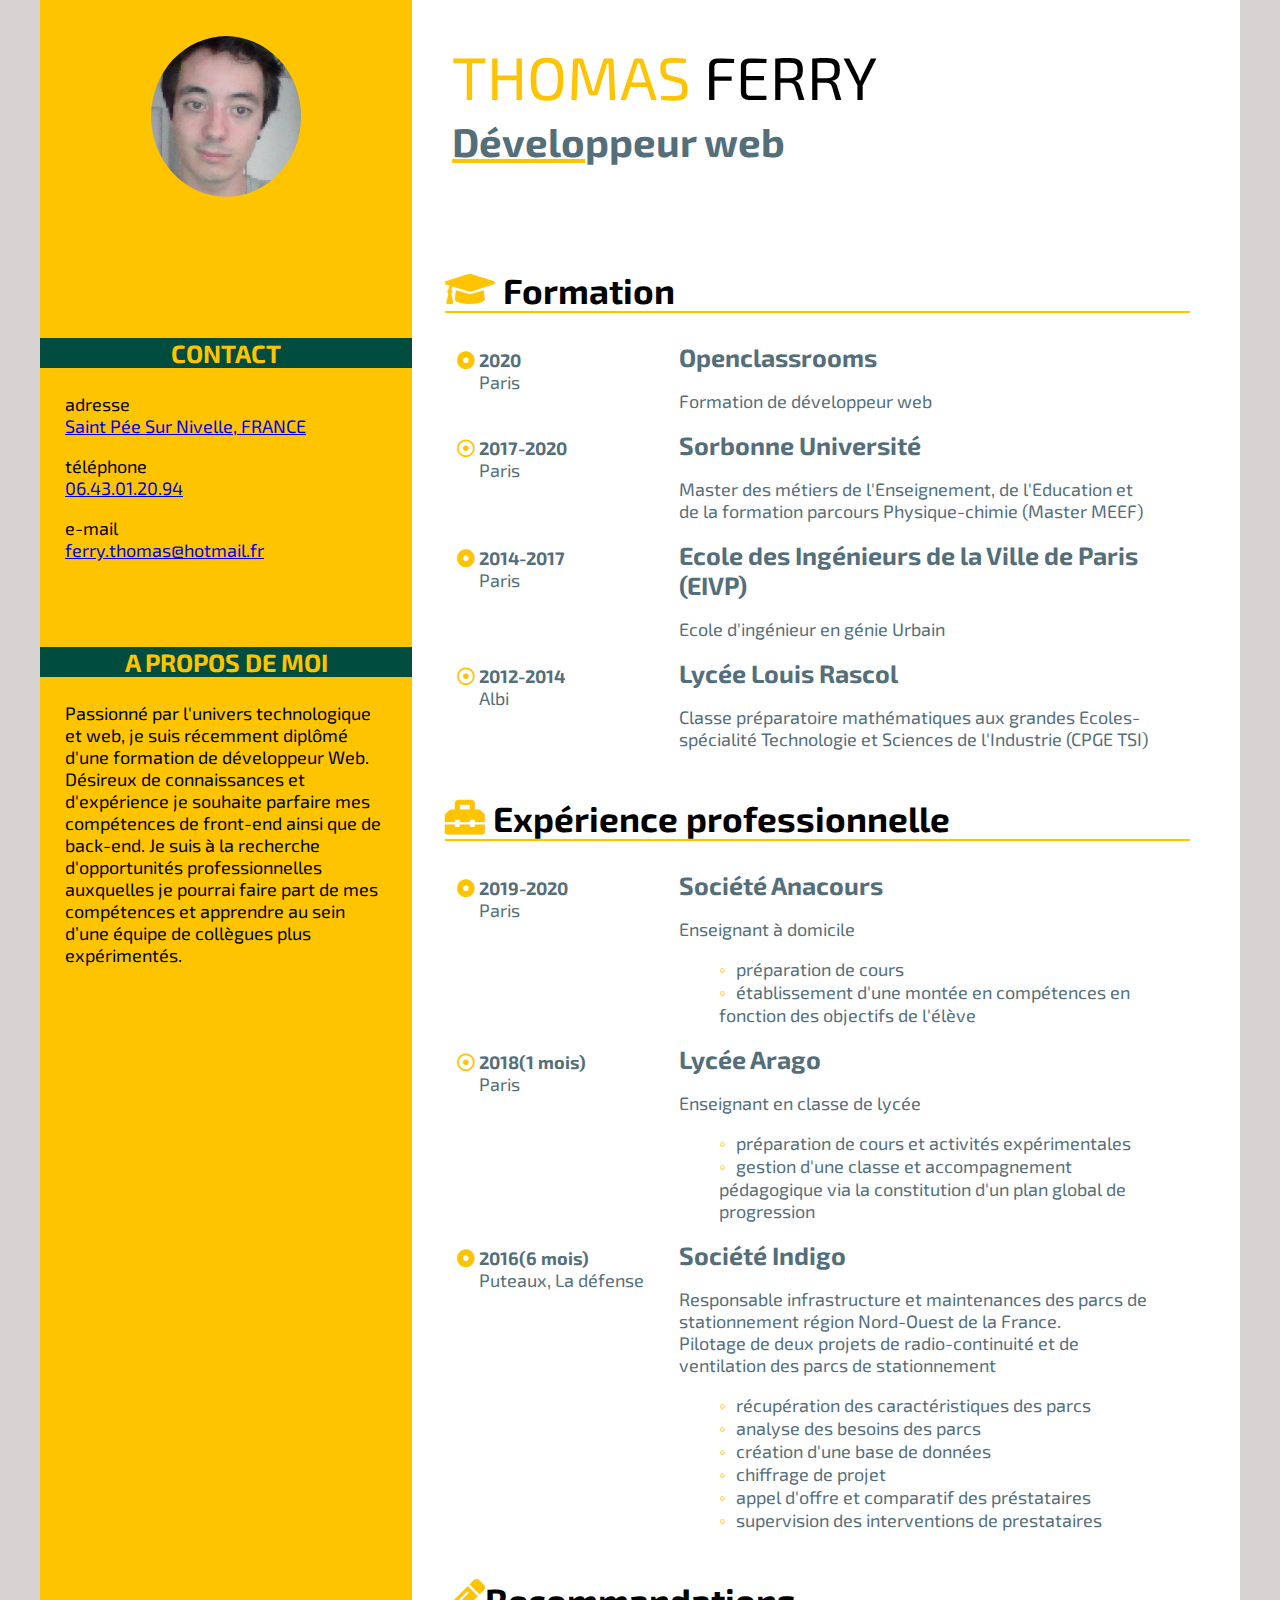
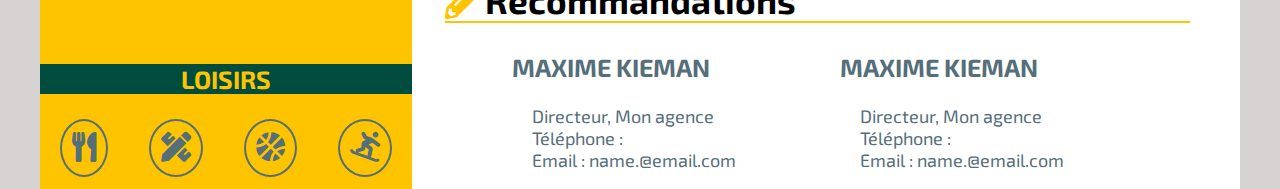
<file: index.html>
<!DOCTYPE html>
<html lang="fr">
    <head>
        <title>CV FERRY Thomas</title>
	    <link rel="stylesheet" href="fontawesome/css/all.css">
	    <link rel="stylesheet" href="fontawesome/css/regular.css">
        <link rel="stylesheet" href="fontawesome/css/solid.css">
        <link rel="stylesheet" href="style.css">
        <meta charset="utf-8" />
        <meta name="viewport" content="width=device-width, initial-scale=1.0">
    </head>

    <body>
        <div class="container">     
            <nav>
                <figure class="image-cont">
                    <img src="img/photocv3.jpg" class="image" alt="photo profil">                
                    <div class="name">FERRY THOMAS<br>Développeur Web</div>
                </figure>
                <div id="contact">
                    <section>
                        <h3>CONTACT</h3>
                        <p>adresse<br><a href="https://goo.gl/maps/rigf2dyqPL3LQ2Sq6" target="_blank">Saint Pée Sur Nivelle, FRANCE </a></p>
                        <p>téléphone<br><a href="tel:+33643012094"> 06.43.01.20.94</a></p>
                        <p>e-mail<br><a href="mailto:ferry.thomas@hotmail.fr" target="_blank">ferry.thomas@hotmail.fr </a></p>
                    </section>
                </div>
                <section>
                    <div id="propos">
                        <h3>A PROPOS DE MOI</h3>
                        <p>
                            Passionné par l'univers technologique et web, je suis récemment diplômé d'une formation de développeur Web.
                            Désireux de connaissances et d'expérience je souhaite parfaire mes compétences de front-end ainsi que de back-end.
                            Je suis à la recherche d'opportunités professionnelles auxquelles je pourrai faire part de mes compétences
                            et apprendre au sein d’une équipe de collègues plus expérimentés.
                        </p>
                    </div>     
                </section>
                <section class="grd-loisirs">
                    <h3>LOISIRS</h3>
                    <div id="loisirs">
                        <div class="loisir1"> <i class="fas fa-utensils" title="cuisine multi-culturelle"></i></div>
                        <div class="loisir2"><a href="img/02.png" target="_blank"> <i class="fas fa-pencil-ruler" title="Dessin : cliquez pour voir une création"></i></a></div>
                        <div class="loisir3"> <i class="fas fa-basketball-ball" title="Basket, Rugby"></i></div>
                        <div class="loisir4"><i class="fas fa-snowboarding" title="Snowboard, Roller, ski"></i></div>
                    </div>   
                </section>
            </nav>
                    
            <div id="corpus">
                <header>                    
                    <h1><span class="prenom">THOMAS</span> FERRY</h1>
                    <h2><span class="underline">Dévelo</span>ppeur web</h2>
                </header>
                <section class="principal">
                    <h2 class="titre"><i class="fas fa-graduation-cap"></i> Formation</h2>
                    <div class="grde-div">
                        <div class="icone"><i class="fas fa-dot-circle"></i></div>
                        <div class="date"><strong>2020</strong><br>Paris</div>
                        <div class="description">
                            <h3>Openclassrooms</h3>
                            <p> Formation de développeur web </p>
                        </div>
                    </div>
                    <div class="grde-div">
                        <div class="icone"><i class="far fa-dot-circle"></i></div>
                        <div class="date"><strong>2017-2020</strong><br>Paris</div>
                        <div class="description">
                            <h3>Sorbonne Université</h3>
                            <p>Master des métiers de l'Enseignement, de l'Education et de la formation parcours Physique-chimie (Master MEEF)</p>
                        </div>
                    </div>
                    <div class="grde-div">
                        <div class="icone"><i class="fas fa-dot-circle"></i></div>
                        <div class="date"><strong>2014-2017</strong><br>Paris</div>
                        <div class="description">
                            <h3>Ecole des Ingénieurs de la Ville de Paris (EIVP)</h3>
                            <p> Ecole d'ingénieur en génie Urbain </p>
                        </div>
                    </div>
                    <div class="grde-div">
                        <div class="icone"><i class="far fa-dot-circle"></i></div>
                        <div class="date"><strong>2012-2014</strong><br>Albi</div>
                        <div class="description">
                            <h3>Lycée Louis Rascol</h3>
                            <p> Classe préparatoire mathématiques aux grandes Ecoles- spécialité Technologie et Sciences de l'Industrie (CPGE TSI)</p>
                        </div>
                    </div>
                </section>
                <section class="principal">
                    <h2 class="titre"><i class="fas fa-toolbox"></i> Expérience professionnelle</h2>
                    <div class="grde-div">
                        <div class="icone"><i class="fas fa-dot-circle"></i></div>
                        <div class="date"><strong> 2019-2020</strong><br>Paris</div>
                        <div class="description">
                            <h3>Société Anacours</h3>
                            <p>Enseignant à domicile</p>
                            <ul>
                                <li>préparation de cours</li>
                                <li>établissement d'une montée en compétences en fonction des objectifs de l'élève</li>
                            </ul>
                        </div>
                    </div>
                    <div class="grde-div">
                        <div class="icone"><i class="far fa-dot-circle"></i></div>
                        <div class="date"><strong>2018(1 mois)</strong><br>Paris</div>
                        <div class="description">
                            <h3>Lycée Arago</h3>
                            <p>Enseignant en classe de lycée</p>
                            <ul>
                                <li>préparation de cours et activités expérimentales</li>
                                <li>gestion d'une classe et accompagnement pédagogique via la constitution d'un plan global de progression</li>
                            </ul>
                        </div>
                    </div>
                    <div class="grde-div">
                        <div class="icone"><i class="fas fa-dot-circle"></i></div>
                        <div class="date"><strong>2016(6 mois)</strong><br>Puteaux, La défense</div>
                        <div class="description">
                            <h3>Société Indigo</h3>
                            <p>
                                Responsable infrastructure et maintenances des parcs de stationnement région Nord-Ouest de la France.<br>
                                Pilotage de deux projets de radio-continuité et de ventilation des parcs de stationnement
                            </p>
                            <ul>
                                <li>récupération des caractéristiques des parcs</li>
                                <li>analyse des besoins des parcs</li>
                                <li>création d'une base de données</li>
                                <li>chiffrage de projet</li>
                                <li>appel d'offre et comparatif des préstataires</li>
                                <li>supervision des interventions de prestataires</li>
                            </ul>
                        </div>
                    </div>
                </section>

                <footer>
                    <h2 class="titre"><i class="fas fa-pencil-alt"></i>Recommandations</h2>
                    <div class="grde-div">
                        <h3>MAXIME KIEMAN</h3>
                        <div id="langues">  
                            <p>
                                Directeur, Mon agence<br>
                                Téléphone :<br>
                                Email : name.@email.com<br>
                            </p>
                        </div>
                    </div>
                    <div class="grde-div">
                        <h3>MAXIME KIEMAN</h3>
                        <div id="informatique">
                            <p>
                                Directeur, Mon agence<br>
                                Téléphone :<br>
                                Email : name.@email.com<br>
                            </p>
                        </div>
                    </div>
                </footer>
            </div>
        </div>
    </body>
</html>
</file>
<file: style.css>
html, body
{
    margin: 0;
    padding: 0;
    background-color:rgb(216, 211, 211);
}

@font-face
{
    font-family: 'exo2';
    src: url('police/Exo2-VariableFont_wght.ttf') format('truetype');
}

.container
{
    margin: auto;
    max-width: 1200px;
    display:flex;
    flex-flow: row;    
    justify-content:center ;
    background-color: white;
}

nav
{   
    width: 45%;
    background-color: #FFC400;
    text-align: left;
    display: inline-flex;
    flex-direction: column;
    justify-content: space-between;
}

#propos
{
    margin-top: 20px;
    height: 950px;
}

.image-cont
{
    display: flex;
    flex-direction: column;
    align-items: center;
    align-content: center;
}

.name
{
    visibility: hidden;
    font-family: 'exo2',Arial, Helvetica, sans-serif;
}

.prenom
{
    color: #FFC400;
}

.underline
{
    text-decoration: underline #FFC400;
}

header
{   
    height: 200px;
    margin-right: 150px;
}

header h2
{
    margin-left: 40px;
    margin-top: 0px;
    color: #546E7A;
    font-size: 40px;
    font-family: 'exo2',Arial, Helvetica, sans-serif;
}

h1
{
    font-size: 60px;
    margin-left: 40px;
    margin-bottom: 5px;
    font-weight: normal;
    font-family: 'exo2',Arial, Helvetica, sans-serif;
}

.grd-loisirs
{
    height: 150px;
    margin-bottom: 0px;
}


#loisirs
{
    color: #546E7A;  
    display: flex;
    flex-direction: row;
    justify-content: space-around;
    font-size: 30px;
    margin-bottom: 1px;
}

#loisirs a 
{
    color: #546E7A;   
}

.loisir1, .loisir2, .loisir3, .loisir4
{
    border: 2px solid #546E7A;
    border-radius: 50%;
    padding: 10px;
}

.image
{
   width: 150px;
   clip-path: ellipse(50% 40%);
}

#corpus
{
    display: inline-block;
    vertical-align: top;
}

nav h3
{
    color:#FFC400;
    background-color:rgba(0,77,64 ,1) ;
    text-align: center;
    font-family: "exo2",Arial, Helvetica, sans-serif;
    font-size: 25px;
}

nav p
{
    padding-left: 25px;
    padding-right: 25px;
    font-family: "exo2",Arial, Helvetica, sans-serif;
}

.icone
{
    padding-top: 9px;
    margin-right: 4px;
}

.date
{
    width: 200px;
    font-size: 18px;
    font-family: "exo2",Arial, Helvetica, sans-serif;    
    padding-top: 7px;
}

.description
{
    max-width: 60%;
}

.principal .grde-div
{
    display:flex;
    flex-direction: row;
    min-width: 30%;
    text-align: left;
    vertical-align: top;
    padding-left: 25px;
    margin-left: 20px;
}

.principal h2, footer h2
{
    border-bottom: 2px solid  #FFC400;
    width: 90%;
    margin-left: 4%;
    font-size: 35px;
    font-weight: bold;
    font-family: "exo2",Arial, Helvetica, sans-serif;    
}

footer .grde-div
{
    display: inline-block;
    flex-direction: row;
    text-align: left;
    vertical-align: top;
    padding-left: 100px;
    margin-left: 0px;
}

footer p
{
    padding-left: 20px;
}

#langues, #informatique
{
    display:inline-block;
    flex-direction: row;
    vertical-align: top;
}

#corpus .grde-div .far,#corpus .grde-div .fas
{
    color: #FFC400 ;
    font-size: 18px;
}

.titre .fas, .titre .far
{
    color: #FFC400 ;
    font-size: 40px;
}

#corpus h3,#corpus p, #corpus ul, .date
{
    color: #546E7A;   
}

#corpus h3
{
    font-weight: bold;
    margin-top: 0px;
    font-size: 25px;
    margin-bottom: 5px;
    font-family: "exo2",Arial, Helvetica, sans-serif;
}

 p, ul
{
    font-size: 18px;
    font-family: "exo2",Arial, Helvetica, sans-serif;
}

ul
{
    list-style-type: none;
}

#corpus ul li::before
{
    content:"\25E6";
    margin-right:10px;
    color:#FFC400;
}

@media all and (max-width:1130px)
{
    .lang 
    {
        margin-left: 75px;
    }
}

@media all and (max-width:954px)
{
    .container
    {            
        display:flex;
        flex-flow: column;
        justify-content: flex-start; 
        align-items: flex-start;
        padding: 0;        
    }

    nav
    { 
        width: 100%;
        margin-left: 0px;
        margin-top: 0px;
        padding-bottom: 10px;    
    }

    #propos
    {
        height: 280px;
    }

    .image
    {
        max-width: 140px;
    }

    .image-cont
    {
        display: flex;
        align-items: center;
        align-content: center;
    }

    #contact
    {
        text-align: center;
    }

    nav p
    {
        padding-left: 30px;
        padding-right: 30px;
    }

    .name
    {
        visibility: visible;
        text-align: center;
        font-size: 40px;
        font-weight: bold;
    }

    #corpus
    {   
        margin-right: 0px;
        width: 100%;                    
    }
     
    #corpus h2
    {
        font-size: 30px;
        padding-right: 0px;
        margin-left: 4px;
    }

    #corpus h3
    {
        margin-top: 5px;
    }

    header
    {
        display: none;
        width: 50%;
    }

    .principal .grde-div
    {
        display: flex;
        flex-direction: row;
        flex-wrap: wrap;
        min-width: 45%;
        max-width: 90%;
        padding-left:0px;  
        margin-left: 10px;
    }
       
    header h2
    {
        margin-left: 40px;
    }
        
    h1
    {
        font-size: 40px;        
    }

    .description
    {
        max-width: none;
    }
      
    .date
    {
        width: 75%;
    }

    footer
    {
        display: flex;
        flex-direction: column;
    }

    footer .grde-div
    {
        max-width: 100%;
        margin-left: 0px;
        display:inline-block;
        flex-direction: row;
        vertical-align: top;
    }

    #langues, #informatique
    {
        padding-left: 10px;
    }
    
    .lang 
    {
        margin-left: 65px;
    }

    ul
    {
        padding-left: 5px;
    }

    p, ul
    {
        font-size: 15px;
    }
    
    footer p
    {
        padding-left: 0px;
    }

    @media all and (max-width:325px)
    {
        #propos
    {
        height: 420px;
    }
    }

    @media all and (max-width:245px)
    {
        #propos
    {
        height: 500px;
    }
    }

    @media all and (max-width:215px)
    {
        #propos
    {
        height: 850px;
    }
    }
}
</file>
<file: fontawesome/css/regular.css>
/*!
 * Font Awesome Free 5.13.0 by @fontawesome - https://fontawesome.com
 * License - https://fontawesome.com/license/free (Icons: CC BY 4.0, Fonts: SIL OFL 1.1, Code: MIT License)
 */
@font-face {
  font-family: 'Font Awesome 5 Free';
  font-style: normal;
  font-weight: 400;
  font-display: block;
  src: url("../webfonts/fa-regular-400.eot");
  src: url("../webfonts/fa-regular-400.eot?#iefix") format("embedded-opentype"), url("../webfonts/fa-regular-400.woff2") format("woff2"), url("../webfonts/fa-regular-400.woff") format("woff"), url("../webfonts/fa-regular-400.ttf") format("truetype"), url("../webfonts/fa-regular-400.svg#fontawesome") format("svg"); }

.far {
  font-family: 'Font Awesome 5 Free';
  font-weight: 400; }
</file>
<file: fontawesome/css/solid.css>
/*!
 * Font Awesome Free 5.13.0 by @fontawesome - https://fontawesome.com
 * License - https://fontawesome.com/license/free (Icons: CC BY 4.0, Fonts: SIL OFL 1.1, Code: MIT License)
 */
@font-face {
  font-family: 'Font Awesome 5 Free';
  font-style: normal;
  font-weight: 900;
  font-display: block;
  src: url("../webfonts/fa-solid-900.eot");
  src: url("../webfonts/fa-solid-900.eot?#iefix") format("embedded-opentype"), url("../webfonts/fa-solid-900.woff2") format("woff2"), url("../webfonts/fa-solid-900.woff") format("woff"), url("../webfonts/fa-solid-900.ttf") format("truetype"), url("../webfonts/fa-solid-900.svg#fontawesome") format("svg"); }

.fa,
.fas {
  font-family: 'Font Awesome 5 Free';
  font-weight: 900; }
</file>
